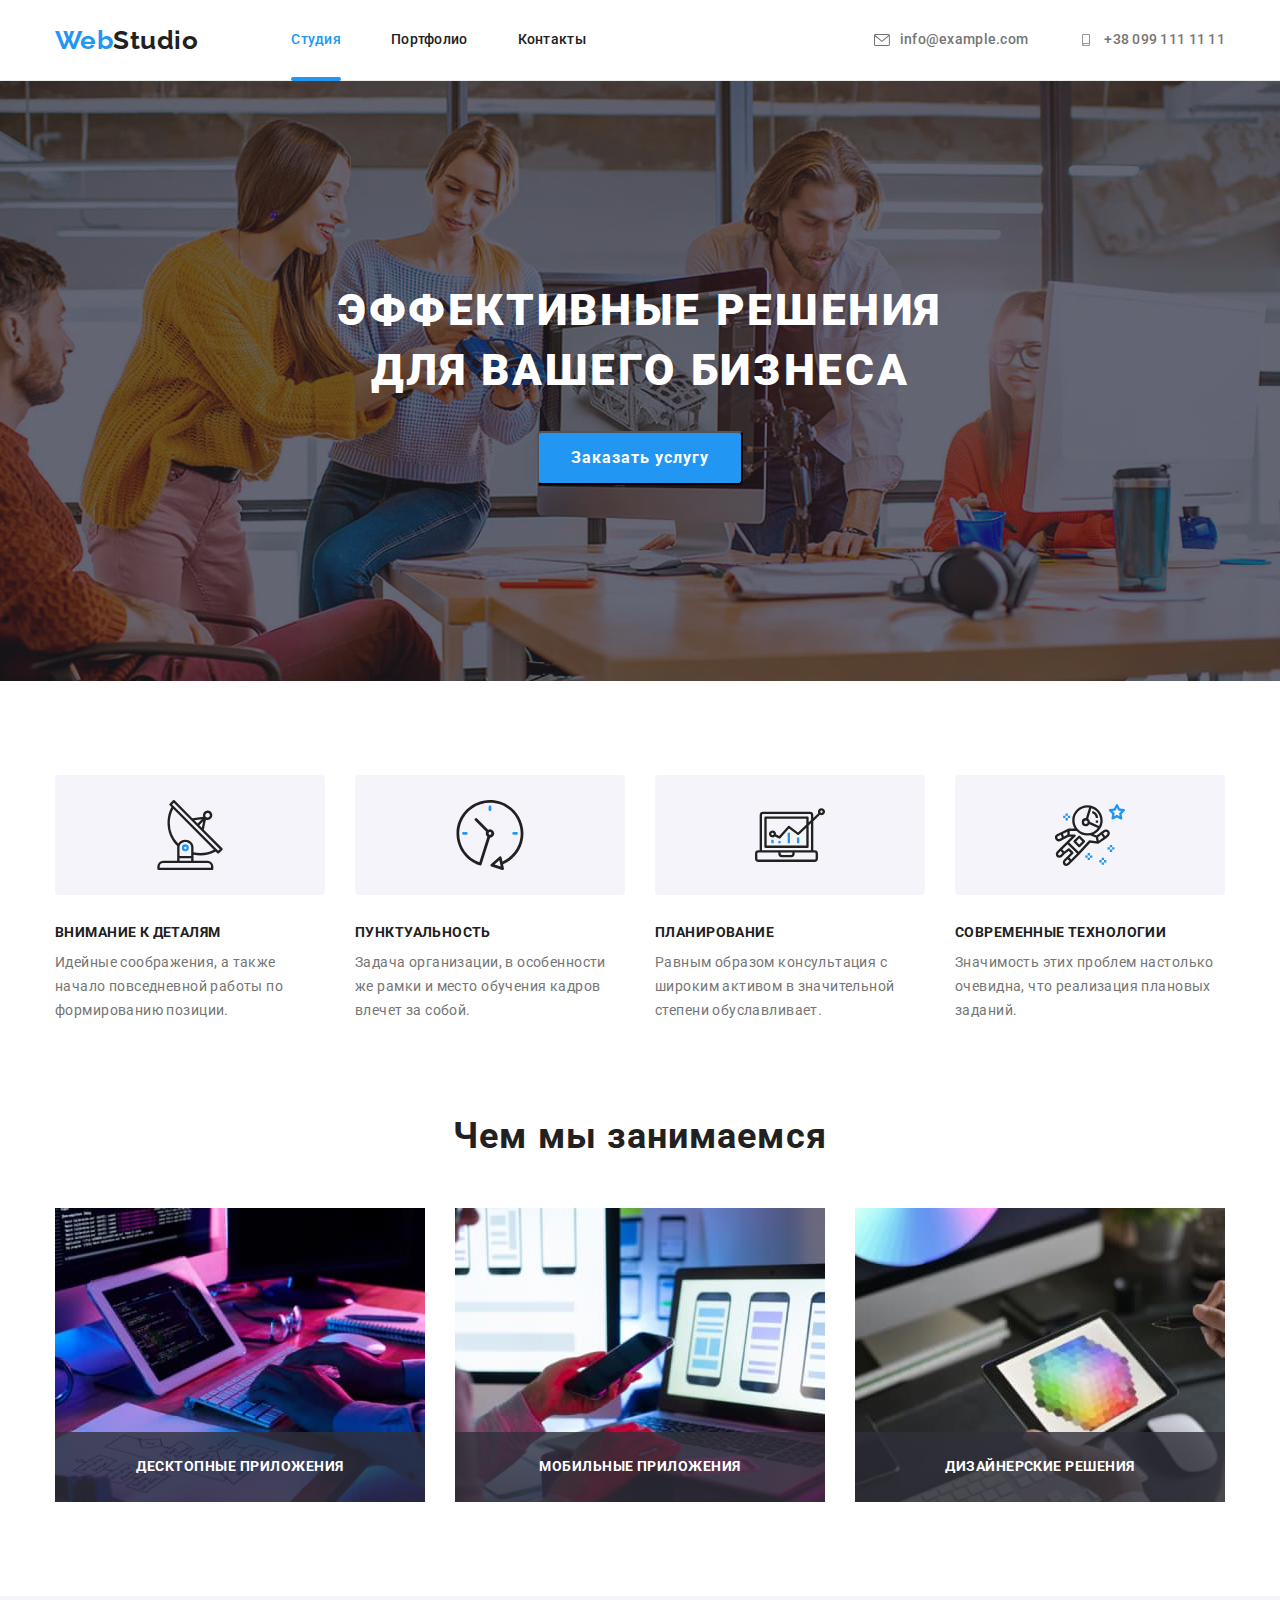
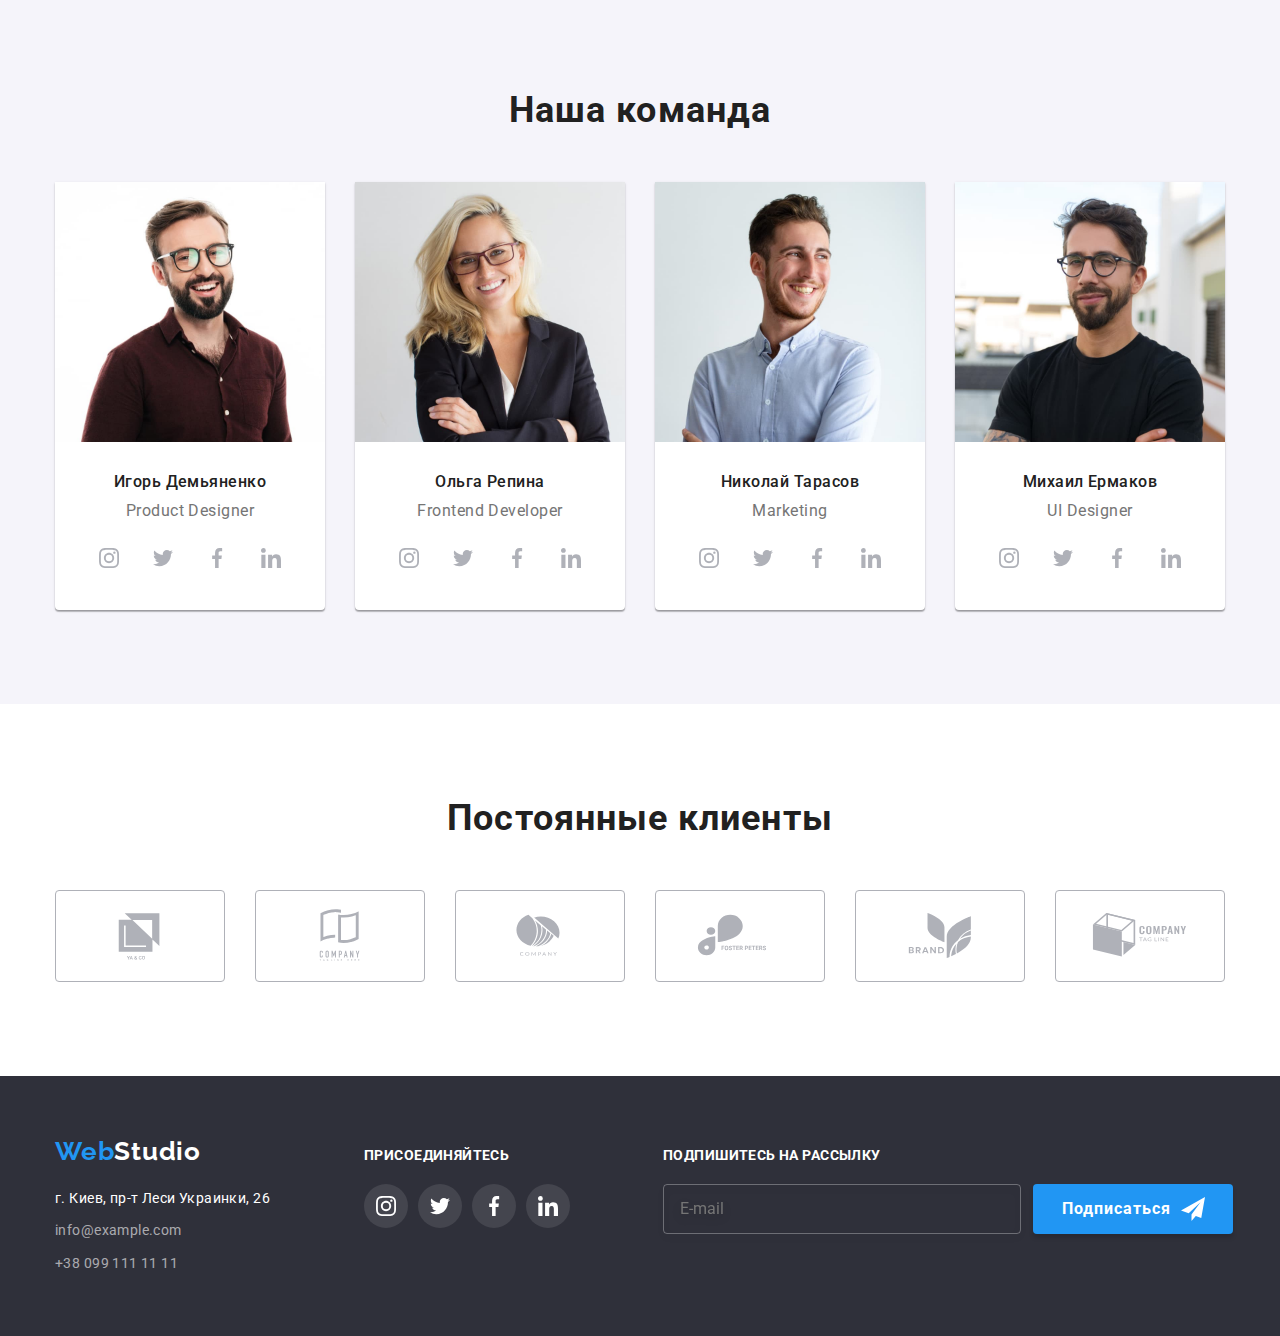
<file: index.html>
<!DOCTYPE html>
<html lang="ru">

<head>
    <meta charset="UTF-8">
    <meta http-equiv="X-UA-Compatible" content="IE=edge">
    <meta name="viewport" content="width=device-width, initial-scale=1.0">
    <title>Document</title>
    <link rel="preconnect" href="https://fonts.googleapis.com">
    <link rel="preconnect" href="https://fonts.gstatic.com" crossorigin>
    <link href="https://fonts.googleapis.com/css2?family=Raleway:wght@700&family=Roboto:wght@400;500;700;900&display=swap"
        rel="stylesheet">
    <link href="https://cdnjs.cloudflare.com/ajax/libs/modern-normalize/1.1.0/modern-normalize.min.css" rel="stylesheet">
    <link rel="stylesheet" href="./css/main.min.css">
    
</head>

<body>
    <header class="header">
        <div class="container header-container">
            <a class="logo link" href=""><span class="logo__web">Web</span><span class="logo__studio">Studio</span></a>
            <nav>
                <ul class="site-nav list">
                    <li class="site-nav__item">
                        <a class="site-nav__link site-nav__link--current link" href="./index.html">Студия</a>
                    </li>
                    <li class="site-nav__item">
                        <a class="site-nav__link link" href="./portfolio.html">Портфолио</a>
                    </li>
                    <li class="site-nav__item">
                        <a class="site-nav__link link" href="">Контакты</a>
                    </li>
                </ul>
            </nav>
            <ul class="auth-nav list">
                <li class="auth-nav__item">
                    <a class="auth-nav__link link" href="mailto:info@example.com"><svg class="auth-nav__icon" width="16" height="12">
                        <use href="./images/icons-sprite.svg#envelope"></use>
                    </svg>info@example.com</a>
                </li>
                <li class="auth-nav__item">
                    <a class="auth-nav__link link" href="tel:+380991111111"><svg class="auth-nav__icon" width="16" height="12">
                        <use href="./images/icons-sprite.svg#smartphone"></use>
                    </svg>+38 099 111 11 11</a>
                </li>
            </ul>
        </div>
    </header>

    <main>

        <!-- Секция Герой -->
        <section class="hero overlay">
            <div class="container">
                <h1 class="hero-title">Эффективные решения для вашего бизнеса</h1>
                <button class="main-btn" type="button" data-modal-open>Заказать услугу</button>
            </div>
        </section>

        <!-- Секция наши преимущества -->
        <section class="features section">
            <div class="container">
                <h2 class="features__title section-title visually-hidden">Наши преимущества</h2>
                <ul class="features__list features__container">
                    <li class="features__item">
                        <div class="features__bg">
                            <svg class="features__icon" width="70" height="70"><use href="./images/icons-sprite.svg#antenna"></use></svg>
                        </div>
                        <h3 class="features__meta">Внимание к деталям</h3>
                        <p class="features__text">Идейные соображения, а также начало повседневной работы по формированию позиции.</p>
                    </li>
                    <li class="features__item">
                        <div class="features__bg">
                            <svg class="features__icon" width="70" height="70"><use href="./images/icons-sprite.svg#clock"></use></svg>
                        </div>                  
                        <h3 class="features__meta">Пунктуальность</h3>
                        <p class="features__text">Задача организации, в особенности же рамки и место обучения кадров влечет за собой.</p>
                    </li>
                    <li class="features__item">
                        <div class="features__bg">
                            <svg class="features__icon" width="70" height="70"><use href="./images/icons-sprite.svg#diagram"></use></svg>
                        </div>
                        <h3 class="features__meta">Планирование</h3>
                        <p class="features__text">Равным образом консультация с широким активом в значительной степени обуславливает.</p>
                    </li>
                    <li class="features__item">
                        <div class="features__bg">
                            <svg class="features__icon" width="70" height="70"><use href="./images/icons-sprite.svg#astronaut"></use></svg>
                        </div>
                        <h3 class="features__meta">Современные технологии</h3>
                        <p class="features__text">Значимость этих проблем настолько очевидна, что реализация плановых заданий.</p>
                    </li>
                </ul>
            </div>
        </section>

        <!-- Секция Чем мы занимаемся -->
        <section class="section">
            <div class="container">
                <h2 class="section-title">Чем мы занимаемся</h2>
                <ul class="list activity-container">
                    <li class="activity-item">
                        <img src="./images/img.destop.jpg" alt="Десктоп" width="370" height="294">
                        <p class="activity-text">Десктопные приложения</p>
                    </li>
                    <li class="activity-item">
                        <img src="./images/img.laptop.jpg" alt="Ноутбук" width="370" height="294">
                        <p class="activity-text">Мобильные приложения</p>
                    </li>
                    <li class="activity-item">
                        <img src="./images/img.tab.jpg" alt="Планшет" width="370" height="294">
                        <p class="activity-text">Дизайнерские решения</p>
                    </li>
                </ul>
            </div>
        </section>

        <!--секция Наша команда  -->
        <section class="section section-team">
            <div class="container">
                <h2 class="section-title">Наша команда</h2>
                <ul class="list team-container">
                    <li class="team-item">
                        <img class="team-img" src="./images/img.team1.jpg" alt="Игорь Демьяненко" width="270" height="260">
                        <div class="team-wrapper">
                            <h3 class="team-member">Игорь Демьяненко</h3>
                            <p class="team-describe">Product Designer</p>
                            <ul class="socials">
                                <li class="social-list">
                                    <a class="social-item" href="" target="_blank" rel="noopener noreferrer">
                                        <svg class="social-icon" width="20" height="20">
                                            <use href="./images/icons-sprite.svg#instagram"></use>
                                        </svg>
                                    </a>
                                </li>
                                <li class="social-list">
                                    <a class="social-item" href="" target="_blank" rel="noopener noreferrer">
                                        <svg class="social-icon" width="20" height="20">
                                            <use href="./images/icons-sprite.svg#twitter"></use>
                                        </svg>
                                    </a>
                                </li>
                                <li class="social-list">
                                    <a class="social-item" href="" target="_blank" rel="noopener noreferrer">
                                        <svg class="social-icon" width="20" height="20">
                                            <use href="./images/icons-sprite.svg#facebook"></use>
                                        </svg>
                                    </a>
                                </li>
                                <li class="social-list">
                                    <a class="social-item" href="" target="_blank" rel="noopener noreferrer">
                                        <svg class="social-icon" width="20" height="20">
                                            <use href="./images/icons-sprite.svg#linkedin"></use>
                                        </svg>
                                    </a>
                                </li>
                            </ul>
                        </div>
                    </li>
                    <li class="team-item">
                        <img class="team-img" src="./images/img.team2.jpg" alt="Ольга Репина" width="270" height="260">
                        <div class="team-wrapper">
                            <h3 class="team-member">Ольга Репина</h3>
                            <p class="team-describe">Frontend Developer</p>
                            <ul class="socials">
                                <li class="social-list">
                                    <a class="social-item" href="" target="_blank" rel="noopener noreferrer">
                                        <svg class="social-icon" width="20" height="20">
                                            <use href="./images/icons-sprite.svg#instagram"></use>
                                        </svg>
                                    </a>
                                </li>
                                <li class="social-list">
                                    <a class="social-item" href="" target="_blank" rel="noopener noreferrer">
                                        <svg class="social-icon" width="20" height="20">
                                            <use href="./images/icons-sprite.svg#twitter"></use>
                                        </svg>
                                    </a>
                                </li>
                                <li class="social-list">
                                    <a class="social-item" href="" target="_blank" rel="noopener noreferrer">
                                        <svg class="social-icon" width="20" height="20">
                                            <use href="./images/icons-sprite.svg#facebook"></use>
                                        </svg>
                                    </a>
                                </li>
                                <li class="social-list">
                                    <a class="social-item" href="" target="_blank" rel="noopener noreferrer">
                                        <svg class="social-icon" width="20" height="20">
                                            <use href="./images/icons-sprite.svg#linkedin"></use>
                                        </svg>
                                    </a>
                                </li>
                            </ul>

                        </div>
                    </li>
                    <li class="team-item">
                        <img class="team-img" src="./images/img.team3.jpg" alt="Николай Тарасов" width="270" height="260">
                        <div class="team-wrapper">
                            <h3 class="team-member">Николай Тарасов</h3>
                            <p class="team-describe">Marketing</p>
                            <ul class="socials">
                                <li class="social-list">
                                    <a class="social-item" href="" target="_blank" rel="noopener noreferrer">
                                        <svg class="social-icon" width="20" height="20">
                                            <use href="./images/icons-sprite.svg#instagram"></use>
                                        </svg>
                                    </a>
                                </li>
                                <li class="social-list">
                                    <a class="social-item" href="" target="_blank" rel="noopener noreferrer">
                                        <svg class="social-icon" width="20" height="20">
                                            <use href="./images/icons-sprite.svg#twitter"></use>
                                        </svg>
                                    </a>
                                </li>
                                <li class="social-list">
                                    <a class="social-item" href="" target="_blank" rel="noopener noreferrer">
                                        <svg class="social-icon" width="20" height="20">
                                            <use href="./images/icons-sprite.svg#facebook"></use>
                                        </svg>
                                    </a>
                                </li>
                                <li class="social-list">
                                    <a class="social-item" href="" target="_blank" rel="noopener noreferrer">
                                        <svg class="social-icon" width="20" height="20">
                                            <use href="./images/icons-sprite.svg#linkedin"></use>
                                        </svg>
                                    </a>
                                </li>
                            </ul>
                        </div>
                    </li>
                    <li class="team-item">
                        <img class="team-img" src="./images/img.team4.jpg" alt="Михаил Ермаков" width="270" height="260">
                        <div class="team-wrapper">
                            <h3 class="team-member">Михаил Ермаков</h3>
                            <p class="team-describe">UI Designer</p>
                            <ul class="socials">
                                <li class="social-list">
                                    <a class="social-item" href="" target="_blank" rel="noopener noreferrer">
                                        <svg class="social-icon" width="20" height="20">
                                            <use href="./images/icons-sprite.svg#instagram"></use>
                                        </svg>
                                    </a>
                                </li>
                                <li class="social-list">
                                    <a class="social-item" href="" target="_blank" rel="noopener noreferrer">
                                        <svg class="social-icon" width="20" height="20">
                                            <use href="./images/icons-sprite.svg#twitter"></use>
                                        </svg>
                                    </a>
                                </li>
                                <li class="social-list">
                                    <a class="social-item" href="" target="_blank" rel="noopener noreferrer">
                                        <svg class="social-icon" width="20" height="20">
                                            <use href="./images/icons-sprite.svg#facebook"></use>
                                        </svg>
                                    </a>
                                </li>
                                <li class="social-list">
                                    <a class="social-item" href="" target="_blank" rel="noopener noreferrer">
                                        <svg class="social-icon" width="20" height="20">
                                            <use href="./images/icons-sprite.svg#linkedin"></use>
                                        </svg>
                                    </a>
                                </li>
                            </ul>
                        </div>
                    </li>
                </ul>
            </div>
        </section>

        <!--секция Постоянные клиенты  -->
        <section class="section">
            <div class="container">
                <h2 class="section-title">Постоянные клиенты</h2>
                <ul class="list clients-container">
                    <li class="client-li">
                        <a class="client-item" href="" target="_blank" rel="noopener noreferrer">
                            <svg class="client-icon" width="106" height="60">
                                <use href="./images/icons-sprite.svg#client-1"></use>
                            </svg>
                        </a>
                    </li>
                    <li class="client-li">
                        <a class="client-item" href="" target="_blank" rel="noopener noreferrer">
                            <svg class="client-icon" width="106" height="60">
                                <use href="./images/icons-sprite.svg#client-2"></use>
                            </svg>
                        </a>
                    </li>
                    <li class="client-li">
                        <a class="client-item" href="" target="_blank" rel="noopener noreferrer">
                            <svg class="client-icon" width="106" height="60">
                                <use href="./images/icons-sprite.svg#client-3"></use>
                            </svg>
                        </a>
                    </li>
                    <li class="client-li">
                        <a class="client-item" href="" target="_blank" rel="noopener noreferrer">
                            <svg class="client-icon" width="106" height="60">
                                <use href="./images/icons-sprite.svg#client-4"></use>
                            </svg>
                        </a>
                    </li>
                    <li class="client-li">
                        <a class="client-item" href="" target="_blank" rel="noopener noreferrer">
                            <svg class="client-icon" width="106" height="60">
                                <use href="./images/icons-sprite.svg#client-5"></use>
                            </svg>
                        </a>
                    </li>
                    <li class="client-li">
                        <a class="client-item" href="" target="_blank" rel="noopener noreferrer">
                            <svg class="client-icon" width="106" height="60">
                                <use href="./images/icons-sprite.svg#client-6"></use>
                            </svg>
                        </a>
                    </li>

                </ul>
            </div>
        </section>
    </main>

    <footer class="footer">
        <div class="container">

            <div class="footer-logo-block">
                <a class="logo link" href=""><span class="logo__web">Web</span><span class="logo__studio">Studio</span></a>
                <address>
                    <ul class="list">
                        <li class="footer-item"><a class="adress link" href="https://goo.gl/maps/JE5rAZ1mxu6CQXRe6" target="_blank" rel="noopener noreferrer">г. Киев,
                                пр-т Леси Украинки, 26</a></li>
                        <li class="footer-item">
                            <a class="link" href="mailto:info@example.com">info@example.com</a>
                        </li>
                        <li class="footer-item">
                            <a class="link" href="tel:+380991111111">+38 099 111 11 11</a>
                        </li>
                    </ul>
                </address>
                </div>

                <div class="footer-auth">
                    <p class="footer-join">Присоединяйтесь</p>
                    <ul class="footer-socials">
                        <li class="footer-social">
                            <a class="footer-social-item" href="" target="_blank" rel="noopener noreferrer">
                                <svg class="footer-icon" width="20" height="20">
                                    <use href="./images/icons-sprite.svg#instagram"></use>
                                </svg>
                            </a>
                        </li>
                        <li class="footer-social">
                            <a class="footer-social-item" href="" target="_blank" rel="noopener noreferrer">
                                <svg class="footer-icon" width="20" height="20">
                                    <use href="./images/icons-sprite.svg#twitter"></use>
                                </svg>
                            </a>
                        </li>
                        <li class="footer-social">
                            <a class="footer-social-item" href="" target="_blank" rel="noopener noreferrer">
                                <svg class="footer-icon" width="20" height="20">
                                    <use href="./images/icons-sprite.svg#facebook"></use>
                                </svg>
                            </a>
                        </li>
                        <li class="footer-social">
                            <a class="footer-social-item" href="" target="_blank" rel="noopener noreferrer">
                                <svg class="footer-icon" width="20" height="20">
                                    <use href="./images/icons-sprite.svg#linkedin"></use>
                                </svg>
                            </a>
                        </li>
                    </ul>

                </div>

                <div class="footer-form">
                    <p class="footer-join">Подпишитесь на рассылку</p>
                    <form class="footer-form-list" novalidate>
                            <input class="footer-input" type="email" name="footer-email" id="email" placeholder="E-mail">
                            <button class="footer-form-btn" type="submit">Подписаться<svg class="icon-send" width="24" height="24"><use href="./images/icons-sprite-2.svg#icon-send"></use></svg></button>

                    </form>
                </div>

            </div>
    </footer>

    <div class="backdrop is-hidden" data-modal>
        <div class="modal">
            <button class="modal-btn" type="button" data-modal-close>
                <svg class="modal-close-svg" width="30" height="30">
                <use href="./images/icons-sprite-2.svg#icon-closeB"></use>
                </svg>
            </button>

            <b class="modal-title">Оставьте свои данные, мы вам перезвоним</b>
            
            <form class="form-modal">
                <div class="modal-element">
                    <label class="modal-label" for="name">Имя</label>
                    <div class="modal-item">
                        <input class="modal-input" name="name" type="text" id="name">
                        <svg class="modal-svg" width="18" height="18"><use href="./images/icons-sprite-2.svg#icon-person"></use></svg>
                    </div>
                </div>
                <div class="modal-element">
                    <label class="modal-label" for="tel">Телефон</label>
                    <div class="modal-item">
                        <input class="modal-input" type="tel" name="tel" id="tel">
                        <svg class="modal-svg" width="18" height="18">
                            <use href="./images/icons-sprite-2.svg#icon-phone"></use>
                        </svg>
                    </div>
                </div>
                <div class="modal-element">
                    <label class="modal-label" for="mail-modal">Почта</label>
                    <div class="modal-item">
                        <input class="modal-input" type="email" name="email" id="mail-modal">
                        <svg class="modal-svg" width="18" height="18">
                            <use href="./images/icons-sprite-2.svg#icon-email"></use>
                        </svg>
                    </div>
                </div>

                <div class="modal-element">
                    <label class="modal-label" for="comment">Комментарий</label>
                    <textarea class="textarea" rows="5" name="comment" id="comment" placeholder="Введите текст"></textarea>
                </div>

                <div class="modal-checkbox">
                    <label class="modal-label checkbox-label" for="confirm">
                        <input class="checkbox" type="checkbox" name="confirm" id="confirm">
                        <span class="icon-checkbox"></span>
                    <span class="checkbox-text">Соглашаюсь с рассылкой и принимаю<a class="conditions" href="" target="_blank"
                            rel="noopener noreferrer">Условия договора</a></span>
                    </label>
                </div>

                <button class="modal-btn-submit" type="submit">Отправить</button>
            
            </form>
        </div>
        
    </div>

    <script src="./JS/modal.js"></script>

</body>

</html>
</file>
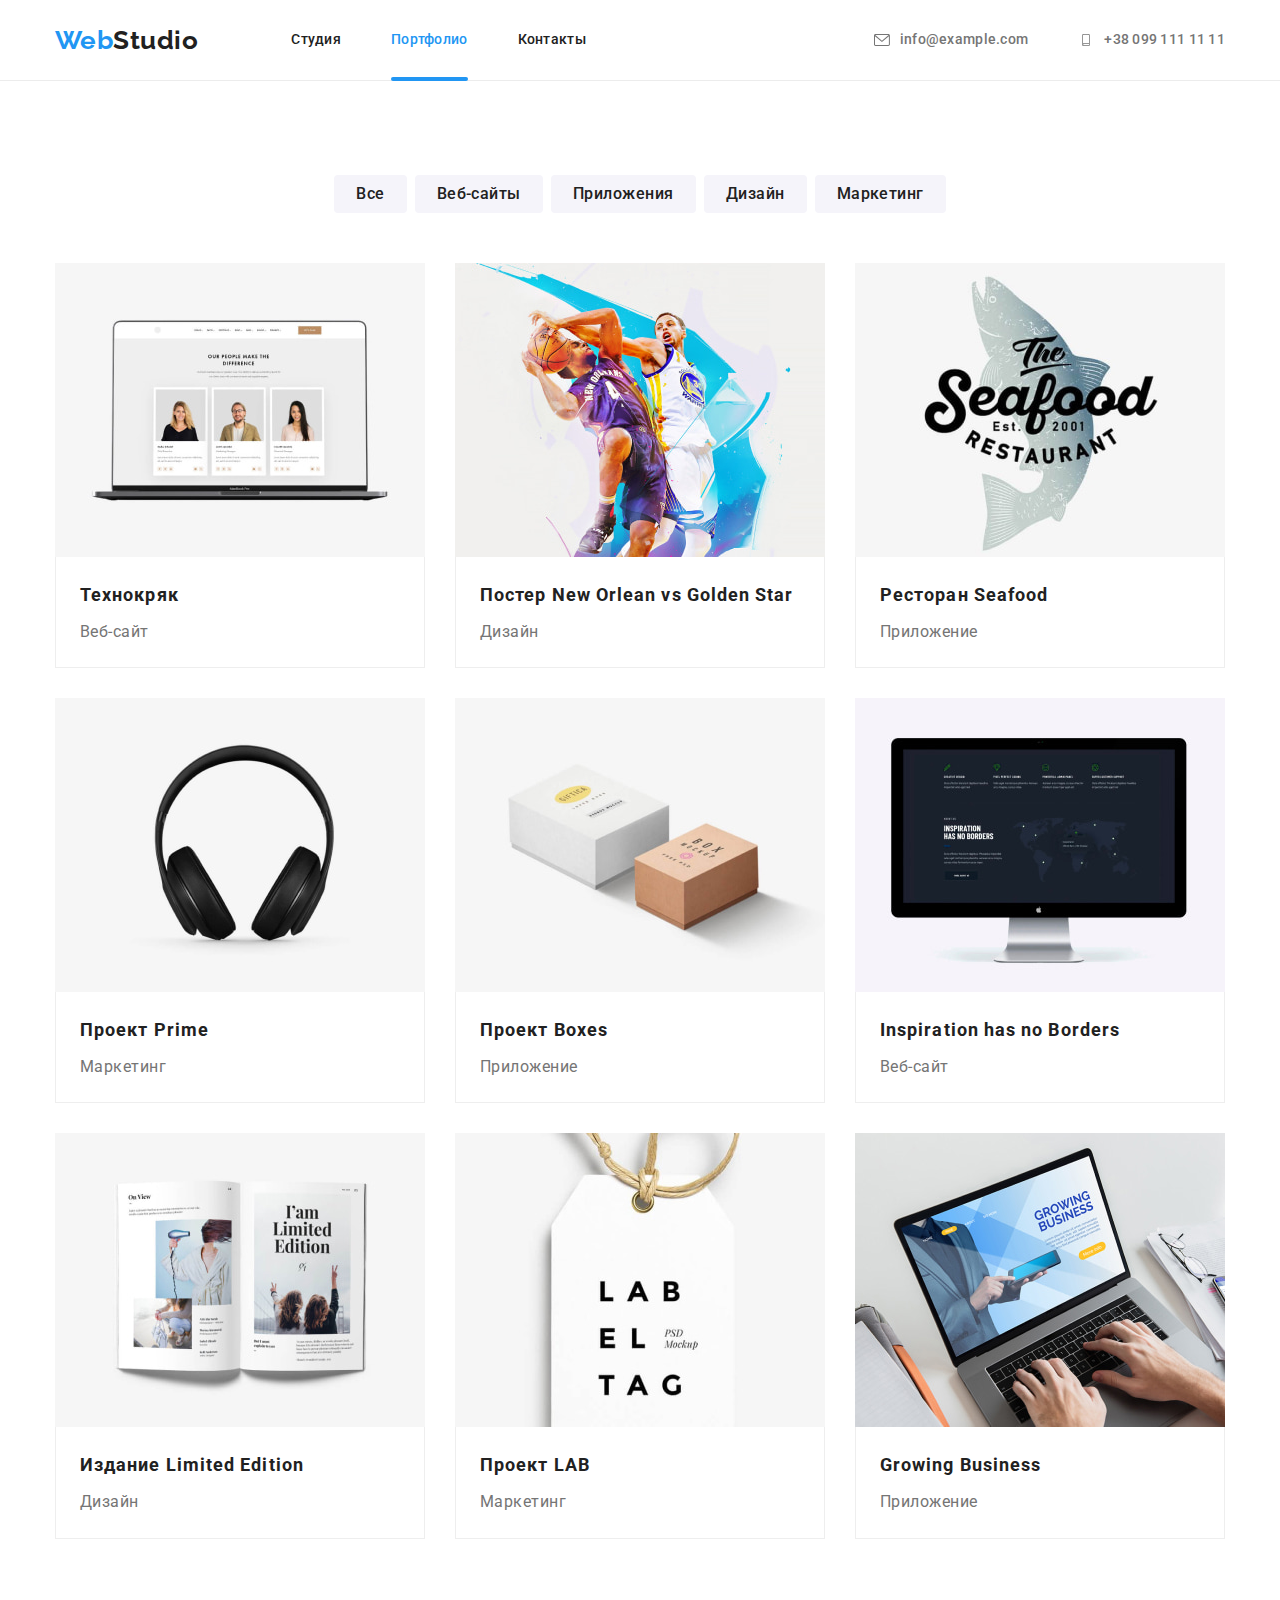
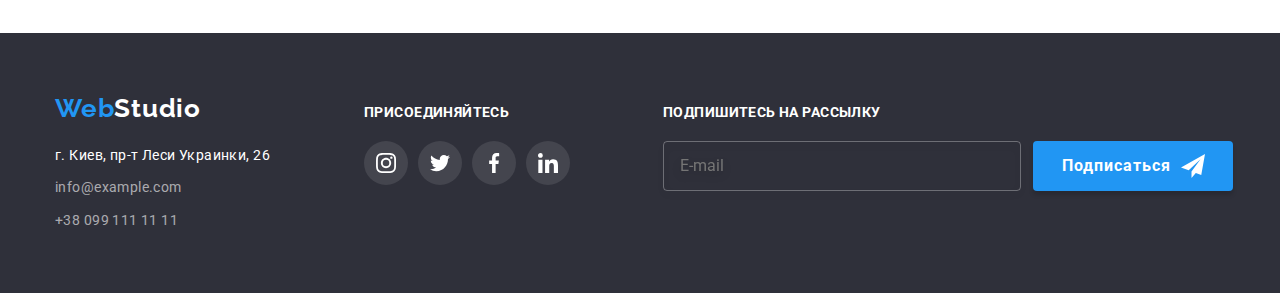
<file: portfolio.html>
<!DOCTYPE html>
<html lang="ru">

<head>
    <meta charset="UTF-8">
    <meta http-equiv="X-UA-Compatible" content="IE=edge">
    <meta name="viewport" content="width=device-width, initial-scale=1.0">
    <title>Document</title>
    <link rel="preconnect" href="https://fonts.googleapis.com">
    <link rel="preconnect" href="https://fonts.gstatic.com" crossorigin>
    <link
        href="https://fonts.googleapis.com/css2?family=Raleway:wght@700&family=Roboto:wght@400;500;700;900&display=swap"
        rel="stylesheet">
    <link href="https://cdnjs.cloudflare.com/ajax/libs/modern-normalize/1.1.0/modern-normalize.min.css" rel="stylesheet">
    <link rel="stylesheet" href="./css/main.min.css">

</head>

<body>

    <header class="header">
        <div class="container header-container">
            <a class="logo link" href=""><span class="logo__web">Web</span><span class="logo__studio">Studio</span></a>
            <nav>
                <ul class="site-nav list">
                    <li class="site-nav__item">
                        <a class="site-nav__link link" href="./index.html">Студия</a>
                    </li>
                    <li class="site-nav__item">
                        <a class="site-nav__link site-nav__link--current link" href="./portfolio.html">Портфолио</a>
                    </li>
                    <li class="site-nav__item">
                        <a class="site-nav__link link" href="">Контакты</a>
                    </li>
                </ul>
            </nav>
            <ul class="auth-nav list">
                <li class="auth-nav__item">
                    <a class="auth-nav__link link" href="mailto:info@example.com"><svg class="auth-nav__icon" width="16"
                            height="12">
                            <use href="./images/icons-sprite.svg#envelope"></use>
                        </svg>info@example.com</a>
                </li>
                <li class="auth-nav__item">
                    <a class="auth-nav__link link" href="tel:+380991111111"><svg class="auth-nav__icon" width="16"
                            height="12">
                            <use href="./images/icons-sprite.svg#smartphone"></use>
                        </svg>+38 099 111 11 11</a>
                </li>
            </ul>
        </div>
    </header>

    <main>

        <!-- Секция  Примеры работ-->
        <section class="section section-work">
            <div class="container">
                <h1 class="visually-hidden">Наши работы</h1>
                <ul class="list btn-list">
                    <li class="btn-item">
                        <button class="btn-portfolio" type="button">Все</button>
                    </li>
                    <li class="btn-item">
                        <button class="btn-portfolio" type="button">Веб-сайты</button>
                    </li>
                    <li class="btn-item">
                        <button class="btn-portfolio" type="button">Приложения</button>
                    </li>
                    <li class="btn-item">
                        <button class="btn-portfolio" type="button">Дизайн</button>
                    </li>
                    <li class="btn-item">
                        <button class="btn-portfolio" type="button">Маркетинг</button>
                    </li>
                </ul>

            <!-- Список карточек - Примеры работ -->
                    
                <ul class="list work-set">
                        <li class="work-item">
                            <a class="link work-link" href="">
                                <div class="card-thumb">
                                    <img  src="./images/images-hw-02/img-team.jpg" alt="Наша команда" width="370" height="294">
                                    <p class="work-text-overlay">Технокряк это современная площадка распространения коронавируса. Компании используют эту платформу для цифрового шпионажа и атак на защищённые сервера конкурентов.</p>
                                </div>
                                <div class="work-descr">
                                    <h2 class="work-title">Технокряк</h2>
                                    <p class="work-text">Веб-сайт</p>
                                </div>
                            </a>
                        </li>
                        <li class="work-item">
                            <a class="link work-link" href="">
                                <div class="card-thumb">
                                    <img src="./images/images-hw-02/img-sport.jpg" alt="Спорт" width="370" height="294">
                                    <p class="work-text-overlay">Технокряк это современная площадка распространения коронавируса. Компании используют эту платформу для цифрового шпионажа и атак на защищённые сервера конкурентов.</p>
                                </div>
                                <div class="work-descr">
                                    <h2 class="work-title">Постер New Orlean vs Golden Star</h2>
                                    <p class="work-text">Дизайн</p>
                                </div>
                            </a>
                        </li>
                        <li class="work-item">
                            <a class="link work-link" href="">
                                <div class="card-thumb">
                                    <img src="./images/images-hw-02/img-restaurant.jpg" alt="Ресторан" width="370" height="294">
                                    <p class="work-text-overlay">Технокряк это современная площадка распространения коронавируса. Компании используют эту платформу для цифрового шпионажа и атак на защищённые сервера конкурентов.</p>
                                </div>
                                <div class="work-descr">
                                    <h2 class="work-title">Ресторан Seafood</h2>
                                    <p class="work-text">Приложение</p>
                                </div>
                            </a>
                        </li>
                        <li class="work-item">
                            <a class="link work-link" href="">
                                <div class="card-thumb">
                                    <img src="./images/images-hw-02/img-headphones.jpg" alt="Наушники" width="370" height="294">
                                    <p class="work-text-overlay">Технокряк это современная площадка распространения коронавируса. Компании используют эту платформу для цифрового шпионажа и атак на защищённые сервера конкурентов.</p>
                                </div>
                                <div class="work-descr">
                                    <h2 class="work-title">Проект Prime</h2>
                                    <p class="work-text">Маркетинг</p>
                                </div>
                            </a>
                        </li>
                        <li class="work-item">
                            <a class="link work-link" href="">
                                <div class="card-thumb">
                                    <img src="./images/images-hw-02/img-boxes.jpg" alt="Коробочки" width="370" height="294">
                                    <p class="work-text-overlay">Технокряк это современная площадка распространения коронавируса. Компании используют эту платформу для цифрового шпионажа и атак на защищённые сервера конкурентов.</p>
                                </div>
                                <div class="work-descr">
                                    <h2 class="work-title">Проект Boxes</h2>
                                    <p class="work-text">Приложение</p>
                                </div>
                            </a>
                        </li>
                        <li class="work-item">
                            <a class="link work-link" href="">
                                <div class="card-thumb">
                                    <img src="./images/images-hw-02/img-desktop.jpg" alt="Десктоп" width="370" height="294">
                                    <p class="work-text-overlay">Технокряк это современная площадка распространения коронавируса. Компании используют эту платформу для цифрового шпионажа и атак на защищённые сервера конкурентов.</p>
                                </div>
                                <div class="work-descr">
                                        <h2 class="work-title">Inspiration has no Borders</h2>
                                        <p class="work-text">Веб-сайт</p>
                                </div>
                            </a>
                        </li>
                        <li class="work-item">
                            <a class="link work-link" href="">
                                <div class="card-thumb">
                                    <img src="./images/images-hw-02/img-book.jpg" alt="Книга" width="370" height="294">
                                    <p class="work-text-overlay">Технокряк это современная площадка распространения коронавируса. Компании используют эту платформу для цифрового шпионажа и атак на защищённые сервера конкурентов.</p>
                                </div>
                                <div class="work-descr">
                                    <h2 class="work-title">Издание Limited Edition</h2>
                                    <p class="work-text">Дизайн</p>
                                </div>
                            </a>
                        </li>
                        <li class="work-item">
                            <a class="link work-link" href="">
                                <div class="card-thumb">
                                    <img src="./images/images-hw-02/img-label.jpg" alt="Ярлык" width="370" height="294">
                                    <p class="work-text-overlay">Технокряк это современная площадка распространения коронавируса. Компании используют эту платформу для цифрового шпионажа и атак на защищённые сервера конкурентов.</p>
                                </div>
                                <div class="work-descr">
                                    <h2 class="work-title">Проект LAB</h2>
                                    <p class="work-text">Маркетинг</p>
                                </div>
                            </a>
                        </li>
                        <li class="work-item">
                            <a class="link work-link" href="">
                                <div class="card-thumb">
                                    <img src="./images/images-hw-02/img-laptop.jpg" alt="Лаптоп" width="370" height="294">
                                    <p class="work-text-overlay">Технокряк это современная площадка распространения коронавируса. Компании используют эту платформу для цифрового шпионажа и атак на защищённые сервера конкурентов.</p>
                                </div>
                                <div class="work-descr">
                                    <h2 class="work-title">Growing Business</h2>
                                    <p class="work-text">Приложение</p>
                                </div>
                            </a>
                        </li>
                    </ul>
            </div>
        </section>

    </main>

    <footer class="footer">
        <div class="container">
    
            <div class="footer-logo-block">
                <a class="logo link" href=""><span class="logo__web">Web</span><span class="logo__studio">Studio</span></a>
                <address>
                    <ul class="list">
                        <li class="footer-item"><a class="adress link" href="https://goo.gl/maps/JE5rAZ1mxu6CQXRe6"
                                target="_blank" rel="noopener noreferrer">г. Киев,
                                пр-т Леси Украинки, 26</a></li>
                        <li class="footer-item">
                            <a class="link" href="mailto:info@example.com">info@example.com</a>
                        </li>
                        <li class="footer-item">
                            <a class="link" href="tel:+380991111111">+38 099 111 11 11</a>
                        </li>
                    </ul>
                </address>
            </div>
    
            <div class="footer-auth">
                <p class="footer-join">Присоединяйтесь</p>
                <ul class="footer-socials">
                    <li class="footer-social">
                        <a class="footer-social-item" href="" target="_blank" rel="noopener noreferrer">
                            <svg class="footer-icon" width="20" height="20">
                                <use href="./images/icons-sprite.svg#instagram"></use>
                            </svg>
                        </a>
                    </li>
                    <li class="footer-social">
                        <a class="footer-social-item" href="" target="_blank" rel="noopener noreferrer">
                            <svg class="footer-icon" width="20" height="20">
                                <use href="./images/icons-sprite.svg#twitter"></use>
                            </svg>
                        </a>
                    </li>
                    <li class="footer-social">
                        <a class="footer-social-item" href="" target="_blank" rel="noopener noreferrer">
                            <svg class="footer-icon" width="20" height="20">
                                <use href="./images/icons-sprite.svg#facebook"></use>
                            </svg>
                        </a>
                    </li>
                    <li class="footer-social">
                        <a class="footer-social-item" href="" target="_blank" rel="noopener noreferrer">
                            <svg class="footer-icon" width="20" height="20">
                                <use href="./images/icons-sprite.svg#linkedin"></use>
                            </svg>
                        </a>
                    </li>
                </ul>
    
            </div>
    
            <div class="footer-form">
                <p class="footer-join">Подпишитесь на рассылку</p>
                <form class="footer-form-list" novalidate>
                    <input class="footer-input" type="email" name="footer-email" id="email" placeholder="E-mail">
                    <button class="footer-form-btn" type="submit">Подписаться<svg class="icon-send" width="24" height="24">
                            <use href="./images/icons-sprite-2.svg#icon-send"></use>
                        </svg></button>
    
                </form>
            </div>
    
        </div>
    </footer>

</body>

</html>
</file>
<file: css/main.min.css>
:root{--set-gap: 30px;--main-font: Roboto, sans-serif;--secondary-font: Raleway, sans-serif;--primary-text-color: rgba(117, 117, 117, 1);--title-text-color: rgba(33, 33, 33, 1);--accent-text-color: rgba(33, 150, 243, 1);--white-text-color: rgba(255, 255, 255, 1);--footer-auth-color: rgba(255, 255, 255, 0.6);--main-bg-color: #e5e5e5;--team-bg-color: rgba(245, 244, 250, 1);--black-bg-color: rgba(47, 48, 58, 1);--main-btn-hover: #188ce8;--icons-color: rgba(175, 177, 184, 1)}.visually-hidden{position:absolute;width:1px;height:1px;margin:-1px;border:0;padding:0;white-space:nowrap;clip-path:inset(100%);clip:rect(0 0 0 0);overflow:hidden}body{color:var(--primary-text-color);font-family:var(--main-font);font-style:normal;font-weight:400;letter-spacing:0.03em}img{display:block;max-width:100%}.container{width:1200px;padding-left:15px;padding-right:15px;margin-left:auto;margin-right:auto}.section{padding-top:94px;padding-bottom:94px}.section-title{margin-bottom:50px;color:var(--title-text-color);font-style:bold;font-weight:700;font-size:36px;line-height:1.16;text-align:center;letter-spacing:0.03em}h1,h2,h3,h4,h5,h6,p{margin-top:0;margin-bottom:0}ul{margin:0;padding:0;list-style:none;padding-inline-start:0}.list{list-style:none}.link{text-decoration:none}.logo{margin-right:93px;font-family:var(--secondary-font);font-weight:700;font-style:bold;font-size:26px;line-height:1.19}.logo__web{color:var(--accent-text-color)}.logo__studio{color:var(--title-text-color)}.header{border-bottom:1px solid #ececec}.header-container{display:flex;align-items:center}.site-nav{display:flex}.site-nav__item{display:block;margin-right:50px}.site-nav__item:last-child{margin:0}.site-nav__link,.auth-nav__link{color:var(--title-text-color);font-style:medium;font-weight:500;font-size:14px;line-height:1.14;letter-spacing:0.02em}.site-nav__link--current{position:relative;color:var(--accent-text-color)}.site-nav__link--current::after{position:absolute;bottom:-1px;left:0;content:'';display:block;width:100%;height:4px;border-radius:2px;background-color:var(--accent-text-color)}.auth-nav{display:flex;margin-left:auto}.auth-nav__item:first-child{margin-right:50px}.site-nav__link,.auth-nav__link{display:block;padding-top:32px;padding-bottom:32px;transition:color 250ms cubic-bezier(0.4, 0, 0.2, 1)}.site-nav__link:hover,.site-nav__link:focus,.auth-nav__link:hover,.auth-nav__link:focus{color:var(--accent-text-color)}.auth-nav__link{color:var(--primary-text-color);display:flex;align-items:center}.auth-nav__icon{margin-right:10px;fill:currentColor}.hero{background-color:var(--black-bg-color)}.hero{max-width:1600px;padding-top:200px;padding-bottom:200px;margin-left:auto;margin-right:auto;text-align:center;align-items:center}.overlay{height:600px;background-image:linear-gradient(to right, rgba(47,48,58,0.4), rgba(47,48,58,0.4)),url("../images/Img-hero.jpg");background-repeat:no-repeat;background-position:center;background-size:cover}.hero-title{max-width:696px;margin-left:auto;margin-right:auto;margin-bottom:30px;color:var(--white-text-color);font-weight:900;font-size:44px;line-height:1.36;letter-spacing:0.06em;text-align:center;text-transform:uppercase}.main-btn{padding:10px 32px;min-width:200px;border-radius:4px;cursor:pointer;font-family:inherit;font-weight:bold;font-size:16px;line-height:1.9;text-align:center;letter-spacing:0.06em;color:var(--white-text-color);background-color:var(--accent-text-color);transition:background-color 250ms cubic-bezier(0.4, 0, 0.2, 1)}.main-btn:hover,.main-btn:focus{background-color:var(--main-btn-hover)}.features{padding-bottom:0}.features__container{display:flex;align-content:center;margin-right:-30px}.features__item{width:calc((100% - 120px) / 4);margin-right:var(--set-gap)}.features__meta{margin-bottom:10px;color:var(--title-text-color);font-weight:bold;font-size:14px;line-height:1.14;letter-spacing:0.03em;text-transform:uppercase}.features__text{font-size:14px;line-height:1.7;letter-spacing:0.03em}.features__bg{display:flex;justify-content:center;align-items:center;margin-bottom:30px;width:270px;height:120px;border-radius:4px;background-color:#f5f4fa}.activity-container{display:flex;align-content:center;margin-right:-30px}.activity-item{position:relative;width:calc((100% - 90px) / 3);margin-right:var(--set-gap)}.activity-text{position:absolute;left:0;bottom:0;width:100%;padding-top:27px;padding-bottom:27px;background-color:rgba(47,48,58,0.8);font-family:var(--main-font);font-weight:700;font-size:14px;line-height:1.14;text-align:center;text-transform:uppercase;color:var(--white-text-color)}.section-team{background-color:var(--team-bg-color)}.team-container{padding-inline-start:0;display:flex;align-content:center;margin-right:-30px}.team-item{flex-basis:calc(100% / 4 - var(--set-gap));margin-right:var(--set-gap);background-color:var(--white-text-color);box-shadow:0px 1px 3px rgba(0,0,0,0.12),0px 1px 1px rgba(0,0,0,0.14),0px 2px 1px rgba(0,0,0,0.2);border-radius:0px 0px 4px 4px}.team-wrapper{padding:30px 32px}.team-member{margin-bottom:10px;color:var(--title-text-color);font-weight:500;font-size:16px;line-height:1.19;text-align:center;letter-spacing:0.03em}.team-describe{font-size:16px;line-height:1.19;text-align:center;letter-spacing:0.03em}.socials{display:flex;align-items:center;justify-content:space-between;margin-top:16px}.social-item{display:flex;justify-content:center;align-items:center;width:44px;height:44px;border-radius:50%;background-color:var(--white-text-color);fill:var(--icons-color);transition:background-color 250ms cubic-bezier(0.4, 0, 0.2, 1),fill 250ms cubic-bezier(0.4, 0, 0.2, 1)}.social-item:hover,.social-item:focus{background-color:var(--accent-text-color);fill:var(--white-text-color)}.clients-container{display:flex;justify-content:center;align-items:center;margin-top:50px;margin-right:-30px}.client-li{margin-right:30px;flex-basis:calc(100% / 6 - 30px);height:92px}.client-item{width:100%;height:100%;display:flex;justify-content:center;align-items:center;border:1px solid var(--icons-color);border-radius:4px;fill:var(--icons-color);transition:border 250ms cubic-bezier(0.4, 0, 0.2, 1),fill 250ms cubic-bezier(0.4, 0, 0.2, 1)}.client-item:hover,.client-item:focus{border:1px solid var(--accent-text-color);fill:var(--accent-text-color)}.footer>.container{display:flex;align-items:baseline}.footer{padding-top:60px;padding-bottom:60px;background-color:var(--black-bg-color)}.footer .adress,.footer .link{display:block;font-style:normal;font-weight:normal;font-size:14px;line-height:1.7;letter-spacing:0.03em}.footer .link{color:var(--footer-auth-color)}.footer .adress{color:var(--white-text-color)}.footer-item:not(:last-child){margin-bottom:9px}.footer-logo-block{margin-right:70px}.footer-join{margin-bottom:20px;font-family:var(--main-font);font-weight:700;font-size:14px;line-height:1.14;letter-spacing:0.03em;text-transform:uppercase;color:var(--white-text-color)}.footer-socials{display:flex;justify-content:space-between;align-items:center;margin-right:-10px}.footer-social{margin-right:10px}.footer-social-item{display:flex;justify-content:center;align-items:center;width:44px;height:44px;border-radius:50%;background-color:rgba(255,255,255,0.1);fill:var(--white-text-color);transition:background-color 250ms cubic-bezier(0.4, 0, 0.2, 1)}.footer-social-item:hover,.footer-social-item:focus{background-color:var(--accent-text-color)}.footer-form{margin-left:93px}.footer-form-list{display:flex;align-items:center}.footer-input{margin-right:12px;padding-top:15px;padding-bottom:15px;padding-left:16px;width:358px;background-color:transparent;border:1px solid rgba(255,255,255,0.3);filter:drop-shadow(0px 4px 4px rgba(0,0,0,0.15));border-radius:4px;color:var(--footer-auth-color)}.footer-form-btn{display:inline-flex;align-items:center;padding-top:10px;padding-bottom:10px;padding-left:29px;width:200px;background-color:var(--accent-text-color);box-shadow:0px 4px 4px rgba(0,0,0,0.15);border:transparent;border-radius:4px;font-weight:700;font-size:16px;line-height:1.88;letter-spacing:0.06em;color:var(--white-text-color);cursor:pointer}.icon-send{margin-left:10px;fill:var(--white-text-color)}.footer .logo{display:block;margin-bottom:20px;font-family:var(--secondary-font);font-weight:700;font-style:bold;font-size:26px;line-height:1.19}.footer .logo__studio{color:var(--white-text-color)}.btn-list{display:flex;justify-content:center;margin-bottom:50px}.btn-item{margin-right:8px}.btn-item:last-child{margin-right:0}.btn-portfolio{padding-top:6px;padding-bottom:6px;padding-right:22px;padding-left:22px;border:none;border-radius:4px;cursor:pointer;font-family:inherit;font-weight:500;font-size:16px;line-height:1.6;text-align:center;letter-spacing:0.03em;color:var(--title-text-color);background-color:var(--team-bg-color);transition:color 250ms cubic-bezier(0.4, 0, 0.2, 1),background-color 250ms cubic-bezier(0.4, 0, 0.2, 1),box-shadow 250ms cubic-bezier(0.4, 0, 0.2, 1)}.btn-portfolio:hover,.btn-portfolio:focus{color:var(--white-text-color);background-color:var(--accent-text-color);box-shadow:0px 3px 1px rgba(0,0,0,0.1),0px 1px 2px rgba(0,0,0,0.08),0px 2px 2px rgba(0,0,0,0.12)}.work-set{padding-inline-start:0;display:flex;align-items:center;flex-wrap:wrap;margin-right:calc(-1 * var(--set-gap))}.work-item{text-align:center;flex-basis:calc(100% / 3 - var(--set-gap));margin-right:var(--set-gap);margin-bottom:var(--set-gap)}.work-item:nth-last-child(-n+3){margin-bottom:0}.work-link{display:inline-block;transition:box-shadow 250ms cubic-bezier(0.4, 0, 0.2, 1)}.work-link:hover,.work-link:focus{box-shadow:0px 1px 1px rgba(0,0,0,0.12),0px 4px 4px rgba(0,0,0,0.06),1px 4px 6px rgba(0,0,0,0.16)}.work-link .work-descr{padding:20px 24px;border-right:1px solid #eeeeee;border-bottom:1px solid #eeeeee;border-left:1px solid #eeeeee;text-align:start}.work-title{margin-bottom:4px;color:var(--title-text-color);font-weight:bold;font-size:18px;line-height:2;letter-spacing:0.06em}.work-text{color:var(--primary-text-color);font-size:16px;line-height:1.9;letter-spacing:0.03em}.card-thumb{position:relative;overflow:hidden}.work-text-overlay{position:absolute;bottom:0;left:0;transform:translateY(100%);transition:transform 250ms cubic-bezier(0.4, 0, 0.2, 1);width:100%;height:100%;padding:63px 24px;background-color:rgba(33,150,243,0.9);text-align:left;font-family:var(--main-font);font-weight:400;font-size:18px;line-height:1.56;color:var(--white-text-color)}.work-link:hover .work-text-overlay{transform:translate(0)}.backdrop{position:fixed;width:100vw;height:100vh;left:0;top:0;background-color:rgba(0,0,0,0.1);opacity:1;visibility:visible;transition:opacity 250ms cubic-bezier(0.4, 0, 0.2, 1)}.is-hidden{opacity:0;pointer-events:none;visibility:hidden}.is-hidden .modal{transform:translate(-50%, -50%) scale(0.7);visibility:hidden}.modal{position:absolute;top:50%;left:50%;transform:translate(-50%, -50%) scale(1);transition:transform 250ms cubic-bezier(0.4, 0, 0.2, 1),visibility 250ms cubic-bezier(0.4, 0, 0.2, 1);visibility:visible;min-width:528px;min-height:581px;background-color:var(--white-text-color);box-shadow:0px 1px 3px rgba(0,0,0,0.12),0px 1px 1px rgba(0,0,0,0.14),0px 2px 1px rgba(0,0,0,0.2);border-radius:4px}.modal-btn{position:absolute;display:flex;align-items:center;top:8px;right:8px;padding:0;width:30px;height:30px;border-radius:50%;border:1px solid rgba(0,0,0,0.1);background-color:transparent;fill:var(--title-text-color);cursor:pointer;transition:fill 250ms cubic-bezier(0.4, 0, 0.2, 1)}.modal-btn:hover,.modal-btn:focus{fill:var(--accent-text-color)}.modal-title{display:block;padding-top:43px;margin-left:auto;margin-right:auto;margin-bottom:12px;font-weight:700;font-size:20px;line-height:1.15;text-align:center;letter-spacing:0.03em;color:var(--title-text-color)}.form-modal{padding-left:40px;padding-right:40px}.modal-element{display:flex;flex-direction:column}.modal-element:not(:last-child){margin-bottom:10px}.modal-label{margin-bottom:4px;font-size:12px;line-height:1.16;letter-spacing:0.01em;color:var(--primary-text-color)}.modal-input{display:block;width:100%;padding-left:42px;height:40px;box-sizing:border-box;border:1px solid rgba(33,33,33,0.2);border-radius:4px;cursor:pointer;transition:border-color 250ms cubic-bezier(0.4, 0, 0.2, 1)}.modal-input:hover,.modal-input:focus{border-color:var(--accent-text-color);outline:none}.modal-item{position:relative}.modal-svg{position:absolute;top:50%;left:12px;transform:translateY(-50%);transition:fill 250ms cubic-bezier(0.4, 0, 0.2, 1);fill:var(--title-text-color)}.modal-input:hover ~ .modal-svg,.modal-input:focus ~ .modal-svg{fill:var(--accent-text-color)}.textarea{padding:12px 16px;resize:none;border:1px solid rgba(33,33,33,0.2);border-radius:4px;transition:border-color 250ms cubic-bezier(0.4, 0, 0.2, 1)}.textarea:hover,.textarea:focus{border:1px solid var(--accent-text-color);outline:none}.textarea::placeholder{font-size:12px;line-height:1.16;letter-spacing:0.01em;color:rgba(117,117,117,0.5)}.modal-checkbox{display:flex;margin-left:auto;margin-right:auto;margin-top:20px;margin-bottom:30px}.checkbox-label{display:flex;align-items:center;margin-left:auto;margin-right:auto}.checkbox{position:absolute;width:1px;height:1px;margin:-1px;border:0;padding:0;white-space:nowrap;clip-path:inset(100%);clip:rect(0 0 0 0);overflow:hidden}.icon-checkbox{display:inline-block;width:16px;height:15px;background-color:var(--white-text-color);border:2px solid var(--title-text-color);border-radius:2px;margin-right:7px;outline:none}.checkbox:checked+.icon-checkbox{background-image:url("../images/check.svg");background-size:contain;background-origin:border-box;border:transparent}.checkbox-text{font-size:14px;line-height:1.7;letter-spacing:0.03em;color:var(--primary-text-color)}.conditions{margin-left:5px;color:var(--accent-text-color)}.modal-btn-submit{display:block;margin-top:30px;margin-left:auto;margin-right:auto;width:200px;height:50px;background:var(--accent-text-color);box-shadow:0px 4px 4px rgba(0,0,0,0.15);border:transparent;border-radius:4px;cursor:pointer;font-weight:700;font-size:16px;line-height:1.9;text-align:center;letter-spacing:0.06em;color:var(--white-text-color);transition:background-color 250ms cubic-bezier(0.4, 0, 0.2, 1)}.modal-btn-submit:hover{background-color:var(--main-btn-hover)}
/*# sourceMappingURL=main.min.css.map */
</file>
